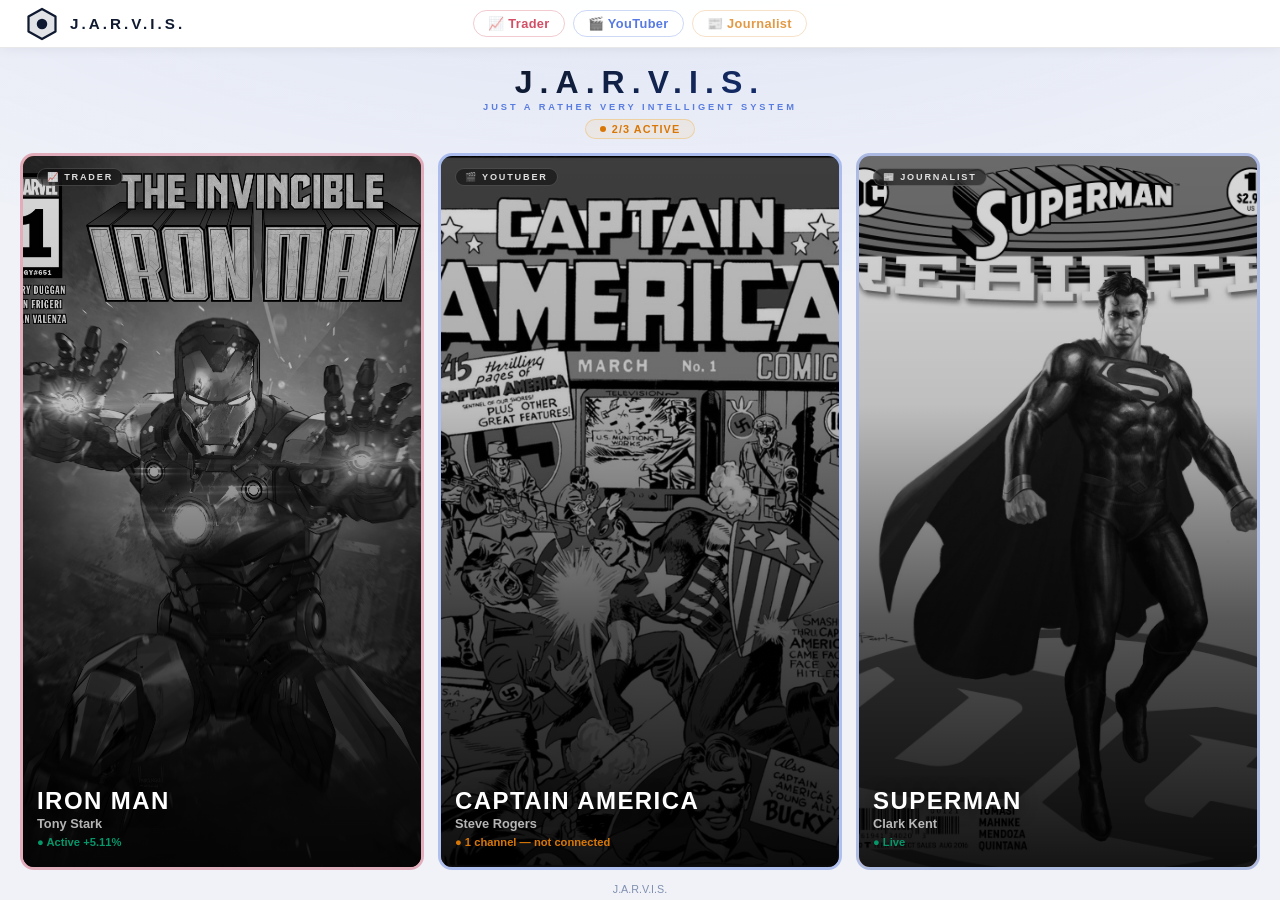
<file: index.html>
<!DOCTYPE html>
<html lang="en">
<head>
<meta charset="UTF-8">
<meta name="viewport" content="width=device-width, initial-scale=1.0">
<title>J.A.R.V.I.S. Hub</title>
<link rel="stylesheet" href="https://cdn.jsdelivr.net/npm/bootstrap-icons@1.11.3/font/bootstrap-icons.css">
<link rel="icon" type="image/svg+xml" href="img/favicon.svg">
<link rel="stylesheet" href="style.css">
<style>
body{
  background:#f0f2f8;
  display:flex;flex-direction:column;
  min-height:100vh;
}
/* Desktop: no-scroll single viewport */
@media(min-width:769px){body{height:100vh;overflow:hidden}}

body::before{
  content:'';position:fixed;inset:0;z-index:0;pointer-events:none;
  background:radial-gradient(ellipse 120% 60% at 50% -10%,rgba(29,78,216,.08) 0%,transparent 70%);
}

.hub-body{
  flex:1;display:flex;flex-direction:column;
  padding:12px 20px 8px;gap:12px;
  min-height:0;position:relative;z-index:2
}

/* ── Compact JARVIS hero ── */
.hub-hero{text-align:center;flex-shrink:0;padding:4px 0 2px}
.hub-title{
  font-size:2rem;font-weight:900;letter-spacing:.22em;
  background:linear-gradient(135deg,#0f1a30 40%,#1d4ed8 100%);
  -webkit-background-clip:text;-webkit-text-fill-color:transparent;background-clip:text;
}
.hub-sub{font-size:.58rem;color:#1d4ed8;letter-spacing:.32em;text-transform:uppercase;margin-top:1px;font-weight:700;opacity:.7}
.hub-pill{
  display:inline-flex;align-items:center;gap:6px;
  border-radius:20px;padding:3px 14px;font-size:.68rem;font-weight:700;
  letter-spacing:.1em;margin-top:7px;border:1.5px solid;text-transform:uppercase
}
.hub-pill-active{background:rgba(5,150,105,.07);border-color:rgba(5,150,105,.3);color:#059669}
.hub-pill-partial{background:rgba(245,158,11,.07);border-color:rgba(245,158,11,.3);color:#d97706}
.hub-dot{width:6px;height:6px;border-radius:50%;flex-shrink:0}

/* ── Comic-book card grid ── */
.hub-grid{display:grid;grid-template-columns:repeat(3,1fr);gap:14px;flex:1;min-height:0}
@media(max-width:900px){.hub-grid{grid-template-columns:repeat(2,1fr)}}
@media(max-width:480px){.hub-grid{grid-template-columns:1fr;gap:12px}}

/* Card — full-height comic cover */
.hub-card{
  border-radius:14px;overflow:hidden;text-decoration:none;
  display:flex;flex-direction:column;
  position:relative;min-height:0;
  user-select:none;-webkit-tap-highlight-color:transparent;
  transition:transform .3s ease,box-shadow .35s ease;
}
.hub-card:hover{transform:translateY(-7px)}

/* Poster = full card */
.card-poster{flex:1;min-height:220px;position:relative;overflow:hidden}
.card-poster img{
  position:absolute;inset:0;width:100%;height:100%;
  object-fit:cover;object-position:top center;
  transition:transform .55s ease, filter .55s ease;display:block;
  filter:grayscale(100%) brightness(.85);
}
.hub-card:hover .card-poster img{transform:scale(1.07);filter:grayscale(0%) brightness(1.05) saturate(1.2)}

/* Overlay — visible at rest, fades away on hover */
.card-overlay{
  position:absolute;inset:0;z-index:2;
  background:linear-gradient(to top,rgba(0,0,0,.9) 0%,rgba(0,0,0,.6) 35%,rgba(0,0,0,.12) 65%,transparent 100%);
  display:flex;flex-direction:column;justify-content:space-between;
  padding:12px 14px 16px;
  transition:opacity .35s ease;
}
.hub-card:hover .card-overlay{opacity:0}

.card-overlay-badge{
  align-self:flex-start;
  font-size:.57rem;letter-spacing:.2em;text-transform:uppercase;font-weight:700;
  padding:3px 9px;border-radius:10px;
  background:rgba(0,0,0,.45);border:1px solid rgba(255,255,255,.18);
  color:rgba(255,255,255,.85);backdrop-filter:blur(6px);
}
.card-overlay-body{display:flex;flex-direction:column;gap:3px}
.card-overlay-hero{
  font-size:1.5rem;font-weight:900;color:#fff;
  letter-spacing:.06em;text-transform:uppercase;line-height:1;
  text-shadow:0 2px 16px rgba(0,0,0,.6);
}
.card-overlay-name{font-size:.8rem;color:rgba(255,255,255,.7);font-weight:600}
.card-overlay-status{font-size:.7rem;font-weight:600;min-height:15px;margin-top:2px}

/* CTA button — hidden at rest, slides up on hover */
.card-cta{
  position:absolute;bottom:22px;left:50%;z-index:3;
  transform:translateX(-50%) translateY(14px);
  opacity:0;transition:all .3s ease;
  padding:10px 28px;border-radius:26px;
  font-weight:800;font-size:.78rem;letter-spacing:.1em;text-transform:uppercase;
  color:#fff;backdrop-filter:blur(14px);white-space:nowrap;
  border:2px solid rgba(255,255,255,.55);background:rgba(0,0,0,.3);
}
.hub-card:hover .card-cta{opacity:1;transform:translateX(-50%) translateY(0)}

/* Per-card border + glow */
.card-trader{border:3px solid rgba(196,18,48,.3)}
.card-trader:hover{border-color:rgba(196,18,48,.75);box-shadow:0 20px 70px rgba(196,18,48,.35)}
.card-trader .card-poster{background:linear-gradient(160deg,#ff6b35,#c41230,#7b0012,#2a0007)}
.card-trader .card-cta{border-color:rgba(255,120,120,.7);background:rgba(196,18,48,.3)}

.card-youtuber{border:3px solid rgba(29,78,216,.3)}
.card-youtuber:hover{border-color:rgba(29,78,216,.75);box-shadow:0 20px 70px rgba(29,78,216,.35)}
.card-youtuber .card-poster{background:linear-gradient(160deg,#60a5fa,#1d4ed8,#1e3a8a,#0a1550)}
.card-youtuber .card-cta{border-color:rgba(100,160,255,.7);background:rgba(29,78,216,.3)}

.card-journalist{border:3px solid rgba(29,64,175,.3)}
.card-journalist:hover{border-color:rgba(29,64,175,.75);box-shadow:0 20px 70px rgba(29,64,175,.3)}
.card-journalist .card-poster{background:linear-gradient(160deg,#818cf8,#1e40af,#b91c1c,#78350f)}
.card-journalist .card-cta{border-color:rgba(180,200,255,.7);background:rgba(29,64,175,.3)}

footer{text-align:center;padding:5px;font-size:.67rem;color:#8090b0;flex-shrink:0;position:relative;z-index:2}

@media(max-width:480px){
  .hub-body{padding:10px 14px 6px;gap:10px}
  .hub-title{font-size:1.5rem}
  .card-poster{min-height:200px}
  .card-overlay-hero{font-size:1.2rem}
}
</style>
</head>
<body>

<header class="pnav-bar">
  <a href="index.html" class="pnav-logo">
    <svg width="36" height="36" viewBox="0 0 48 48"><polygon points="24,4 42,14 42,34 24,44 6,34 6,14" fill="rgba(15,26,48,.12)" stroke="#0f1a30" stroke-width="3" stroke-linejoin="round"/><circle cx="24" cy="24" r="7" fill="#0f1a30"/></svg>
    <span>J.A.R.V.I.S.</span>
  </a>
  <nav class="pnav-links">
    <a href="trader.html" class="pnav-item trader">📈 Trader</a>
    <a href="youtuber.html" class="pnav-item youtuber">🎬 YouTuber</a>
    <a href="journalist.html" class="pnav-item journalist">📰 Journalist</a>
  </nav>
  <div class="pnav-right"></div>
</header>

<div class="hub-body">

  <div class="hub-hero">
    <div class="hub-title">J.A.R.V.I.S.</div>
    <div class="hub-sub">Just A Rather Very Intelligent System</div>
    <div class="hub-pill hub-pill-partial" id="status-pill">
      <span class="hub-dot" id="status-dot" style="background:#d97706"></span>
      <span id="status-text">CHECKING…</span>
    </div>
  </div>

  <div class="hub-grid">

    <a href="trader.html" class="hub-card card-trader">
      <div class="card-poster">
        <img src="img/ironman.jpg" alt="Iron Man" loading="lazy">
        <div class="card-overlay">
          <div class="card-overlay-badge">📈 Trader</div>
          <div class="card-overlay-body">
            <div class="card-overlay-hero">Iron Man</div>
            <div class="card-overlay-name">Tony Stark</div>
            <div class="card-overlay-status" id="trader-stats">Loading…</div>
          </div>
        </div>
        <div class="card-cta">Open Trader →</div>
      </div>
    </a>

    <a href="youtuber.html" class="hub-card card-youtuber">
      <div class="card-poster">
        <img src="img/cap_portrait.jpg" alt="Captain America" loading="lazy">
        <div class="card-overlay">
          <div class="card-overlay-badge">🎬 YouTuber</div>
          <div class="card-overlay-body">
            <div class="card-overlay-hero">Captain America</div>
            <div class="card-overlay-name">Steve Rogers</div>
            <div class="card-overlay-status" id="youtuber-stats">Checking…</div>
          </div>
        </div>
        <div class="card-cta">Open YouTuber →</div>
      </div>
    </a>

    <a href="journalist.html" class="hub-card card-journalist">
      <div class="card-poster">
        <img src="img/superman_full.webp" alt="Superman" loading="lazy">
        <div class="card-overlay">
          <div class="card-overlay-badge">📰 Journalist</div>
          <div class="card-overlay-body">
            <div class="card-overlay-hero">Superman</div>
            <div class="card-overlay-name">Clark Kent</div>
            <div class="card-overlay-status" id="journalist-stats">Checking…</div>
          </div>
        </div>
        <div class="card-cta">Open Journalist →</div>
      </div>
    </a>

  </div>
</div>

<footer>J.A.R.V.I.S.</footer>

<script>
async function checkSystems() {
  const active = {trader:false, youtuber:false, journalist:false};

  try {
    const r = await fetch('dashboard-data.json?t='+Date.now());
    if (r.ok) {
      const d = await r.json();
      active.trader = true;
      const a = d.account||{};
      if (a.total_pct !== undefined && a.total_pct !== 0) {
        const sign = a.total_pct >= 0 ? '+' : '';
        const col  = a.total_pct >= 0 ? '#059669' : '#dc2626';
        document.getElementById('trader-stats').innerHTML =
          `<span style="color:#059669">● Active</span>&nbsp;<span style="color:${col}">${sign}${a.total_pct.toFixed(2)}%</span>`;
      } else {
        document.getElementById('trader-stats').innerHTML = '<span style="color:#059669">● Active</span>';
      }
    }
  } catch(e) {
    document.getElementById('trader-stats').innerHTML = '<span style="color:#d97706">● Not configured</span>';
  }

  try {
    const r = await fetch('youtuber-data.json?t='+Date.now());
    if (r.ok) {
      const d = await r.json();
      // Support both old single-channel and new multi-channel schema
      const channels = d.channels || (d.channel ? [{ connected: d.connected === true }] : []);
      const connected = channels.filter(c => c.connected).length;
      const total = channels.length;
      active.youtuber = connected > 0;
      if (total === 0) {
        document.getElementById('youtuber-stats').innerHTML = '<span style="color:#d97706">● Push youtuber-data.json to activate</span>';
      } else if (connected === 0) {
        document.getElementById('youtuber-stats').innerHTML = `<span style="color:#d97706">● ${total} channel${total>1?'s':''} — not connected</span>`;
      } else if (connected === total) {
        document.getElementById('youtuber-stats').innerHTML = `<span style="color:#059669">● Live — ${total} channel${total>1?'s':''}</span>`;
      } else {
        document.getElementById('youtuber-stats').innerHTML = `<span style="color:#059669">● ${connected}/${total} connected</span>`;
      }
    } else throw new Error();
  } catch(e) {
    document.getElementById('youtuber-stats').innerHTML = '<span style="color:#d97706">● Not configured</span>';
  }

  try {
    const r = await fetch('journalist-data.json?t='+Date.now());
    if (r.ok) {
      const d = await r.json();
      active.journalist = d.connected === true;
      document.getElementById('journalist-stats').innerHTML = active.journalist
        ? '<span style="color:#059669">● Live</span>'
        : '<span style="color:#d97706">● Push journalist-data.json to activate</span>';
    } else throw new Error();
  } catch(e) {
    document.getElementById('journalist-stats').innerHTML = '<span style="color:#d97706">● Not configured</span>';
  }

  const n = Object.values(active).filter(Boolean).length;
  const pill = document.getElementById('status-pill');
  const dot  = document.getElementById('status-dot');
  const txt  = document.getElementById('status-text');
  if (n === 3) {
    pill.className = 'hub-pill hub-pill-active';
    dot.style.cssText = 'width:6px;height:6px;border-radius:50%;background:#059669;box-shadow:0 0 8px #00e87a;flex-shrink:0';
    txt.textContent = 'ALL SYSTEMS ACTIVE';
  } else if (n === 0) {
    dot.style.background = '#d97706';
    txt.textContent = 'SETTING UP';
  } else {
    dot.style.background = '#d97706';
    txt.textContent = n + '/3 ACTIVE';
  }
}
checkSystems();
</script>
</body>
</html>
</file>
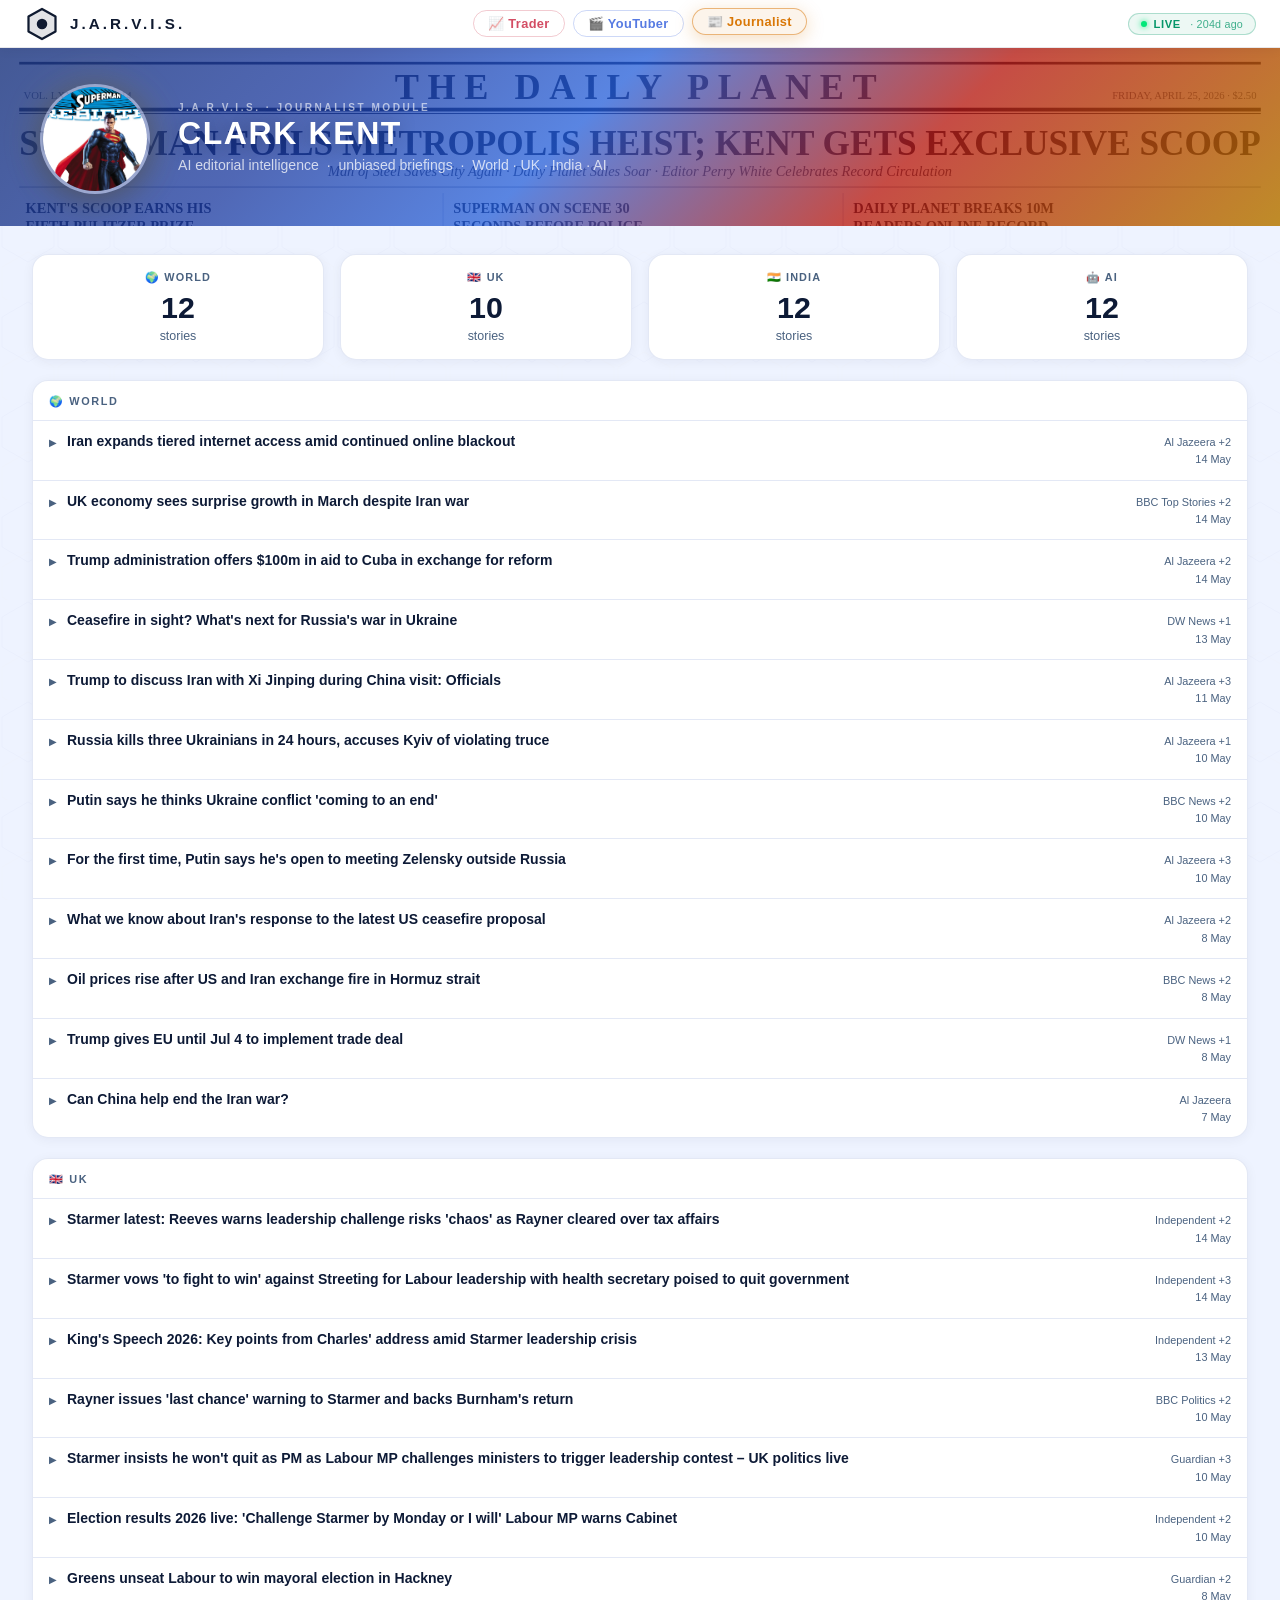
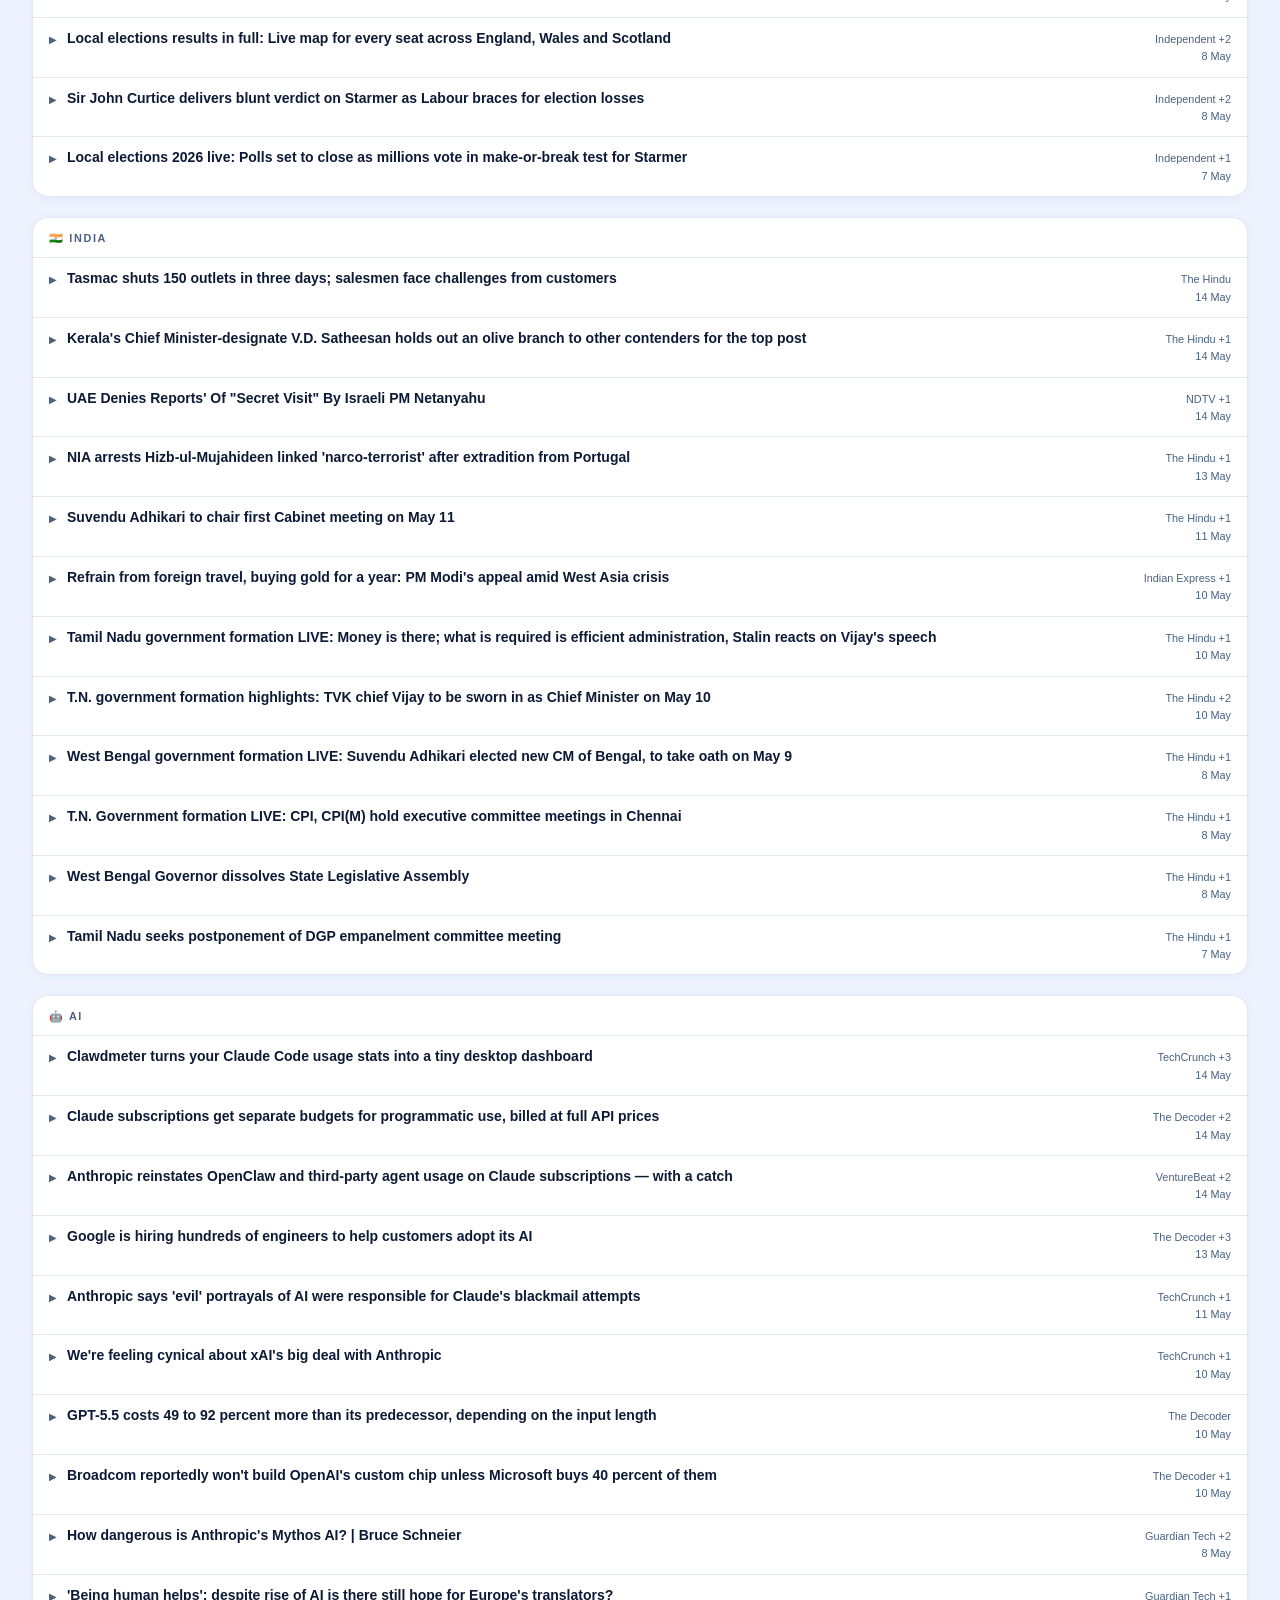
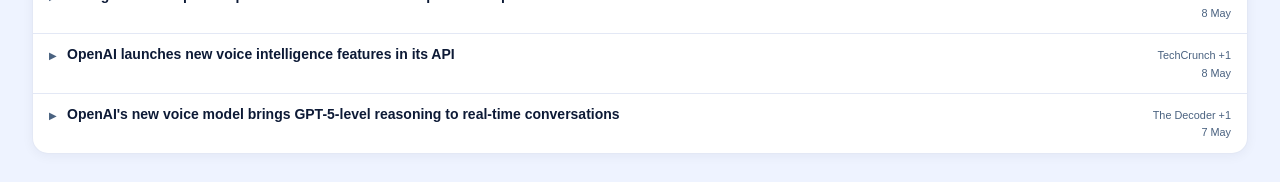
<file: journalist.html>
<!DOCTYPE html>
<html lang="en">
<head>
<meta charset="UTF-8">
<meta name="viewport" content="width=device-width, initial-scale=1.0">
<title>J.A.R.V.I.S. — Journalist</title>
<link rel="stylesheet" href="https://cdn.jsdelivr.net/npm/bootstrap-icons@1.11.3/font/bootstrap-icons.css">
<link rel="icon" type="image/svg+xml" href="img/favicon.svg">
<link rel="stylesheet" href="style.css">
<style>
:root {
  --bg:         #eef3ff;
  --surface:    #ffffff;
  --border:     rgba(29,64,175,.12);
  --muted:      #4a6280;
  --text:       #0d1a36;
  --arc:        #1e40af;
  --gold:       #ca8a04;
  --arc-soft:   rgba(29,64,175,.09);
  --arc-border: rgba(29,64,175,.2);
}
body::before{content:'';position:fixed;inset:0;z-index:0;pointer-events:none;
  background-image:url("data:image/svg+xml,%3Csvg xmlns='http://www.w3.org/2000/svg' width='56' height='100'%3E%3Cpolygon points='28,2 54,17 54,47 28,62 2,47 2,17' fill='none' stroke='%231e40af' stroke-width='0.4' opacity='0.05'/%3E%3Cpolygon points='28,52 54,67 54,97 28,112 2,97 2,67' fill='none' stroke='%23ca8a04' stroke-width='0.3' opacity='0.04'/%3E%3C/svg%3E");
  background-size:56px 100px}
.page-banner{
  background:url('img/newspaper-journalist.svg') center top / cover no-repeat;
  padding:36px 32px 32px;position:relative;overflow:hidden;margin-bottom:28px}
.page-banner::before{
  content:'';position:absolute;inset:0;
  background:linear-gradient(135deg,
    rgba(30,58,138,.82) 0%,
    rgba(30,64,175,.76) 25%,
    rgba(37,99,235,.74) 45%,
    rgba(185,28,28,.76) 70%,
    rgba(180,120,5,.82) 100%)}
.page-banner-wrap{max-width:1200px;margin:0 auto;display:flex;align-items:center;gap:28px;position:relative;z-index:1}
.page-banner-avatar{width:110px;height:110px;border-radius:50%;overflow:hidden;flex-shrink:0;border:3px solid rgba(255,255,255,.35);box-shadow:0 0 40px rgba(255,200,0,.2),0 6px 30px rgba(0,0,0,.3);background:rgba(255,255,255,.15)}
.page-banner-avatar img{width:100%;height:100%;object-fit:cover;object-position:top center}
.page-banner-eyebrow{font-size:.63rem;letter-spacing:.25em;text-transform:uppercase;color:rgba(255,255,255,.6);font-weight:700;margin-bottom:4px}
.page-banner-title{font-size:2rem;font-weight:900;color:#fff;letter-spacing:.05em;text-transform:uppercase;line-height:1;margin-bottom:6px;text-shadow:0 2px 20px rgba(0,0,0,.3)}
.page-banner-sub{font-size:.88rem;color:rgba(255,255,255,.75);line-height:1.5}
@media(max-width:600px){
  .page-banner{padding:24px 20px}
  .page-banner-wrap{flex-direction:column;text-align:center;gap:14px}
  .page-banner-avatar{width:80px;height:80px}
  .page-banner-title{font-size:1.6rem}}
.stats-grid{display:grid;grid-template-columns:repeat(4,1fr);gap:16px;margin-bottom:20px}
@media(max-width:640px){.stats-grid{grid-template-columns:repeat(2,1fr)}}
.feed-section-hdr{font-size:.68rem;font-weight:700;letter-spacing:.15em;text-transform:uppercase;
  color:var(--muted);padding:14px 16px 12px;border-bottom:1px solid var(--border);
  display:flex;align-items:center;gap:6px}
details{display:block;border-bottom:1px solid var(--border)}
details:last-child{border-bottom:none}
details summary{list-style:none;cursor:pointer;display:flex;align-items:baseline;
  gap:10px;padding:11px 16px;user-select:none}
details summary::-webkit-details-marker{display:none}
.sum-arrow{flex-shrink:0;font-size:.6rem;color:var(--muted);transition:transform .15s;margin-top:3px}
details[open] .sum-arrow{transform:rotate(90deg)}
.sum-headline{flex:1;font-size:.875rem;font-weight:600;color:var(--text);line-height:1.4}
.sum-meta{flex-shrink:0;font-size:.68rem;color:var(--muted);white-space:nowrap;text-align:right;line-height:1.6;padding-left:12px}
.sum-outlet{display:block;font-weight:500}
.sum-date{display:block}
details summary:hover .sum-headline{color:var(--arc)}
details[open] summary{background:var(--arc-soft)}
details[open] .sum-headline{color:var(--arc)}
.story-body{padding:4px 16px 16px 38px;font-size:.855rem;line-height:1.7;color:var(--text)}
.story-body p{margin:0 0 .65em}
.story-body p:last-child{margin-bottom:.4em}
.story-sources{margin-top:10px;padding-top:8px;border-top:1px solid var(--border);
  font-size:.76rem;color:var(--muted);display:flex;align-items:baseline;gap:.25rem;flex-wrap:wrap}
.story-sources a{color:var(--arc);text-decoration:none;font-weight:500}
.story-sources a:hover{text-decoration:underline}
.story-sep{opacity:.4}
.feed-empty{font-size:.85rem;color:var(--muted);padding:18px 16px;font-style:italic}
</style>
</head>
<body>

<header class="pnav-bar">
  <a href="index.html" class="pnav-logo">
    <svg width="36" height="36" viewBox="0 0 48 48"><polygon points="24,4 42,14 42,34 24,44 6,34 6,14" fill="rgba(15,26,48,.12)" stroke="#0f1a30" stroke-width="3" stroke-linejoin="round"/><circle cx="24" cy="24" r="7" fill="#0f1a30"/></svg>
    <span>J.A.R.V.I.S.</span>
  </a>
  <nav class="pnav-links">
    <a href="trader.html" class="pnav-item trader">📈 Trader</a>
    <a href="youtuber.html" class="pnav-item youtuber">🎬 YouTuber</a>
    <a href="journalist.html" class="pnav-item journalist active">📰 Journalist</a>
  </nav>
  <div class="pnav-right">
    <div id="nav-status" class="pnav-status inactive"><span class="pnav-status-dot"></span>Checking…</div>
  </div>
</header>

<div class="page-banner">
  <div class="page-banner-wrap">
    <div class="page-banner-avatar">
      <img src="img/superman_full.webp" alt="Superman" style="width:100%;height:100%;object-fit:cover;object-position:center top">
    </div>
    <div>
      <div class="page-banner-eyebrow">J.A.R.V.I.S. · Journalist Module</div>
      <div class="page-banner-title">Clark Kent</div>
      <div class="page-banner-sub">AI editorial intelligence &nbsp;·&nbsp; unbiased briefings &nbsp;·&nbsp; World · UK · India · AI</div>
    </div>
  </div>
</div>

<div class="main" style="padding-top:0">

  <div class="stats-grid">
    <div class="card card-sm" style="text-align:center">
      <div class="card-title">🌍 World</div>
      <div class="metric" id="stat-world">—</div>
      <div class="metric-sub">stories</div>
    </div>
    <div class="card card-sm" style="text-align:center">
      <div class="card-title">🇬🇧 UK</div>
      <div class="metric" id="stat-uk">—</div>
      <div class="metric-sub">stories</div>
    </div>
    <div class="card card-sm" style="text-align:center">
      <div class="card-title">🇮🇳 India</div>
      <div class="metric" id="stat-india">—</div>
      <div class="metric-sub">stories</div>
    </div>
    <div class="card card-sm" style="text-align:center">
      <div class="card-title">🤖 AI</div>
      <div class="metric" id="stat-ai">—</div>
      <div class="metric-sub">stories</div>
    </div>
  </div>

  <div class="card" style="padding:0;overflow:hidden;margin-bottom:20px">
    <div class="feed-section-hdr">🌍 World</div>
    <div id="feed-world"><div class="feed-empty">Awaiting first briefing…</div></div>
  </div>

  <div class="card" style="padding:0;overflow:hidden;margin-bottom:20px">
    <div class="feed-section-hdr">🇬🇧 UK</div>
    <div id="feed-uk"><div class="feed-empty">Awaiting first briefing…</div></div>
  </div>

  <div class="card" style="padding:0;overflow:hidden;margin-bottom:20px">
    <div class="feed-section-hdr">🇮🇳 India</div>
    <div id="feed-india"><div class="feed-empty">Awaiting first briefing…</div></div>
  </div>

  <div class="card" style="padding:0;overflow:hidden">
    <div class="feed-section-hdr">🤖 AI</div>
    <div id="feed-ai"><div class="feed-empty">Awaiting first briefing…</div></div>
  </div>

</div>

<script>
(function () {
  function esc(s){return String(s||'').replace(/&/g,'&amp;').replace(/</g,'&lt;').replace(/>/g,'&gt;').replace(/"/g,'&quot;')}
  function fmtDay(iso){
    if(!iso)return'';
    try{return new Date(iso).toLocaleDateString('en-GB',{day:'numeric',month:'short'});}
    catch(e){return '';}
  }
  function timeAgo(iso){
    var m=Math.floor((Date.now()-new Date(iso))/60000);
    return m<1?'just now':m<60?m+'m ago':m<1440?Math.floor(m/60)+'h ago':Math.floor(m/1440)+'d ago';
  }
  function setNavStatus(active,iso){
    var el=document.getElementById('nav-status');
    if(active){
      el.className='pnav-status active';
      el.innerHTML='<span class="pnav-status-dot"></span>Live<span class="pnav-status-time">&nbsp;&middot;&nbsp;'+(iso?timeAgo(iso):'')+'</span>';
    } else {
      el.className='pnav-status inactive';
      el.innerHTML='<span class="pnav-status-dot"></span>Not Configured';
    }
  }
  function renderSources(outlets,urls){
    var pairs=[];
    (outlets||[]).slice(0,6).forEach(function(name,i){
      var url=(urls||[])[i];
      pairs.push(url
        ?'<a href="'+esc(url)+'" target="_blank" rel="noopener">'+esc(name)+'</a>'
        :'<span>'+esc(name)+'</span>');
    });
    if(!pairs.length)return'';
    return '<div class="story-sources"><i class="bi bi-link-45deg"></i>&nbsp;'
      +pairs.join('<span class="story-sep"> &middot; </span>')
      +'</div>';
  }
  function renderCard(b){
    var nl=String.fromCharCode(10);
    var paras=(b.neutral_summary||'').split(nl+nl).map(function(p){
      return p.trim()?'<p>'+esc(p.trim())+'</p>':'';
    }).join('');
    if(!paras&&b.neutral_summary){paras='<p>'+esc(b.neutral_summary)+'</p>';}
    var primaryOutlet=esc((b.outlets||[])[0]||'');
    var extraCount=(b.outlets||[]).length-1;
    var outletStr=primaryOutlet+(extraCount>0?' +'+extraCount:'');
    return '<details>'
      +'<summary>'
      +'<span class="sum-arrow">&#9654;</span>'
      +'<span class="sum-headline">'+esc(b.headline||'')+'</span>'
      +'<span class="sum-meta">'
      +(outletStr?'<span class="sum-outlet">'+outletStr+'</span>':'')
      +'<span class="sum-date">'+fmtDay(b.generated_at)+'</span>'
      +'</span>'
      +'</summary>'
      +'<div class="story-body">'+paras+renderSources(b.outlets,b.source_urls)+'</div>'
      +'</details>';
  }
  function renderSection(el,briefings){
    el.innerHTML=briefings.length
      ?briefings.map(renderCard).join('')
      :'<div class="feed-empty">No stories this cycle.</div>';
  }
  function load(){
    fetch('journalist-data.json?t='+Date.now())
      .then(function(r){if(!r.ok)throw new Error('HTTP '+r.status);return r.json();})
      .then(function(d){
        var b=(d.briefings||[]).slice(0,80);
        var world=b.filter(function(x){return x.category==='WORLD';});
        var uk=b.filter(function(x){return x.category==='UK';});
        var india=b.filter(function(x){return x.category==='INDIA';});
        var ai=b.filter(function(x){return x.category==='AI';});
        document.getElementById('stat-world').textContent=world.length||'--';
        document.getElementById('stat-uk').textContent=uk.length||'--';
        document.getElementById('stat-india').textContent=india.length||'--';
        document.getElementById('stat-ai').textContent=ai.length||'--';
        setNavStatus(b.length>0,d.generated_at);
        renderSection(document.getElementById('feed-world'),world);
        renderSection(document.getElementById('feed-uk'),uk);
        renderSection(document.getElementById('feed-india'),india);
        renderSection(document.getElementById('feed-ai'),ai);
      })
      .catch(function(){setNavStatus(false);});
  }
  load();
  setInterval(load,60000);
}());
</script>
</body>
</html>
</file>
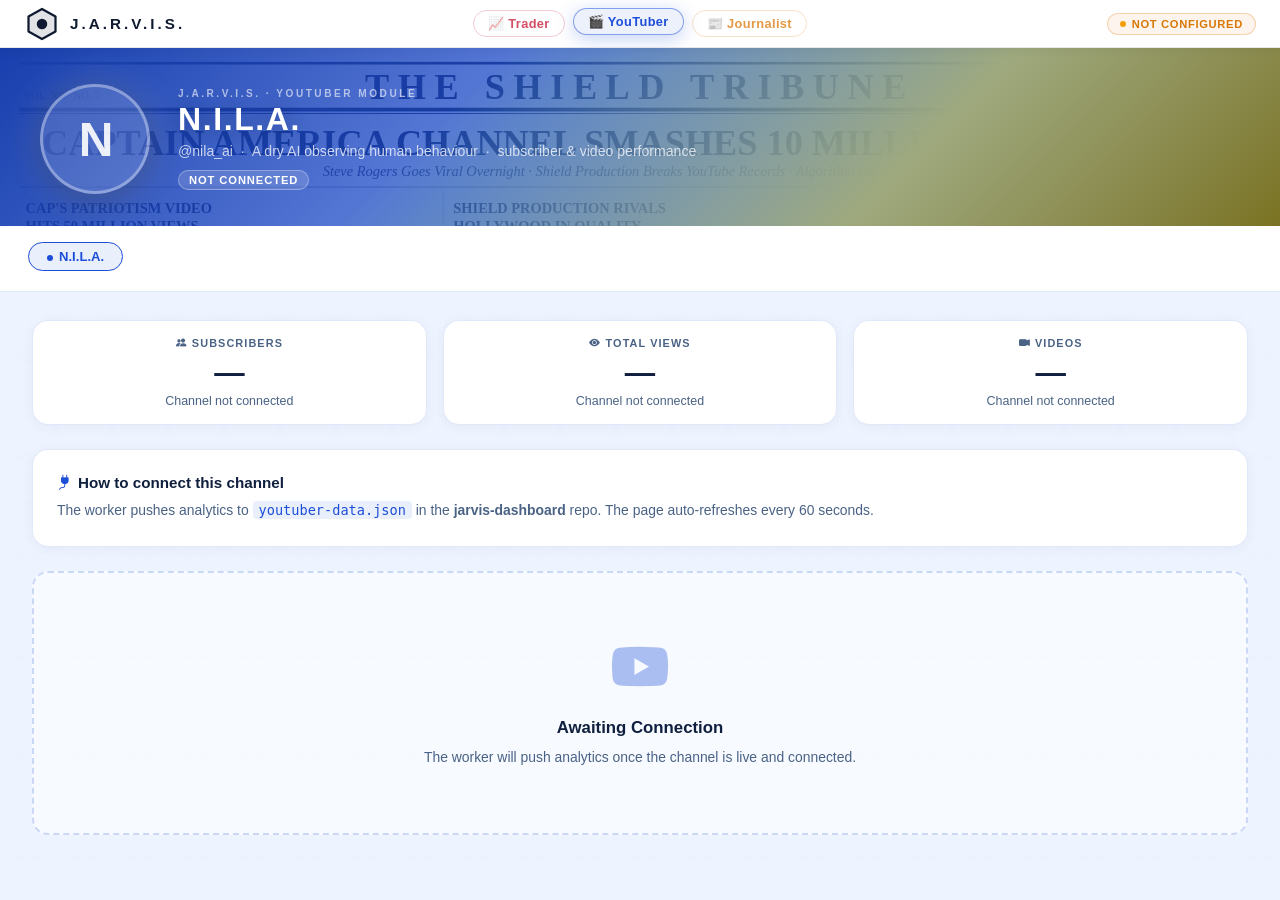
<file: youtuber.html>
<!DOCTYPE html>
<html lang="en">
<head>
<meta charset="UTF-8">
<meta name="viewport" content="width=device-width, initial-scale=1.0">
<title>J.A.R.V.I.S. — YouTuber</title>
<link rel="stylesheet" href="https://cdn.jsdelivr.net/npm/bootstrap-icons@1.11.3/font/bootstrap-icons.css">
<link rel="icon" type="image/svg+xml" href="img/favicon.svg">
<link rel="stylesheet" href="style.css">
<style>
:root {
  --bg:         #eef4ff;
  --surface:    #ffffff;
  --border:     rgba(29,78,216,.13);
  --muted:      #4a6285;
  --text:       #0f1f3d;
  --arc:        #1d4ed8;
  --gold:       #F5E642;
  --arc-soft:   rgba(29,78,216,.09);
  --arc-border: rgba(29,78,216,.2);
  --code-bg:    rgba(29,78,216,.05);
  --code-text:  #1e3a8a;
}
body::before{content:'';position:fixed;inset:0;z-index:0;pointer-events:none;
  background-image:url("data:image/svg+xml,%3Csvg xmlns='http://www.w3.org/2000/svg' width='56' height='100'%3E%3Cpolygon points='28,2 54,17 54,47 28,62 2,47 2,17' fill='none' stroke='%231d4ed8' stroke-width='0.4' opacity='0.05'/%3E%3Cpolygon points='28,52 54,67 54,97 28,112 2,97 2,67' fill='none' stroke='%231d4ed8' stroke-width='0.4' opacity='0.05'/%3E%3C/svg%3E");
  background-size:56px 100px}

/* ── Cinematic banner ── */
.page-banner{
  background:url('img/newspaper-youtuber.svg') center top / cover no-repeat;
  padding:36px 32px 32px;
  position:relative;overflow:hidden;
  margin-bottom:0;
}
.page-banner::before{
  content:'';position:absolute;inset:0;
  background:linear-gradient(135deg,
    color-mix(in srgb, var(--arc) 80%, black) 0%,
    color-mix(in srgb, var(--arc) 74%, transparent) 35%,
    color-mix(in srgb, var(--gold) 60%, var(--arc)) 70%,
    color-mix(in srgb, var(--gold) 50%, black) 100%);
  transition:background .4s ease;
}
.page-banner-wrap{
  max-width:1200px;margin:0 auto;
  display:flex;align-items:center;gap:28px;
  position:relative;z-index:1;
}
.page-banner-avatar{
  width:110px;height:110px;border-radius:50%;
  overflow:hidden;flex-shrink:0;
  border:3px solid rgba(255,255,255,.35);
  box-shadow:0 0 40px rgba(255,255,255,.18),0 6px 30px rgba(0,0,0,.3);
  background:rgba(255,255,255,.15);
  display:flex;align-items:center;justify-content:center;
  font-size:3rem;font-weight:900;color:rgba(255,255,255,.9);
  letter-spacing:-.05em;
}
.page-banner-avatar img{width:100%;height:100%;object-fit:cover;object-position:center top}
.page-banner-eyebrow{
  font-size:.63rem;letter-spacing:.25em;text-transform:uppercase;
  color:rgba(255,255,255,.6);font-weight:700;margin-bottom:4px;
}
.page-banner-title{
  font-size:2rem;font-weight:900;color:#fff;
  letter-spacing:.05em;text-transform:uppercase;
  line-height:1;margin-bottom:6px;
  text-shadow:0 2px 20px rgba(0,0,0,.3);
}
.page-banner-sub{font-size:.88rem;color:rgba(255,255,255,.75);line-height:1.5}
.page-banner-badge{
  display:inline-block;margin-top:8px;
  padding:3px 10px;border-radius:20px;font-size:.7rem;font-weight:700;
  letter-spacing:.08em;text-transform:uppercase;
  background:rgba(255,255,255,.15);border:1px solid rgba(255,255,255,.3);
  color:#fff;
}
.page-banner-badge.live{background:rgba(5,150,105,.25);border-color:rgba(5,150,105,.5);color:#6ee7b7}
@media(max-width:600px){
  .page-banner{padding:24px 20px}
  .page-banner-wrap{flex-direction:column;text-align:center;gap:14px}
  .page-banner-avatar{width:80px;height:80px;font-size:2.2rem}
  .page-banner-title{font-size:1.6rem}
}

/* ── Channel picker tabs ── */
.channel-picker{
  display:flex;gap:10px;padding:16px 28px 20px;
  flex-wrap:wrap;background:var(--surface);
  border-bottom:1px solid var(--border);
  margin-bottom:28px;
}
.ch-tab{
  padding:6px 18px;border-radius:20px;
  border:1.5px solid var(--arc-border);
  background:transparent;color:var(--muted);
  cursor:pointer;font-size:.82rem;font-weight:600;
  transition:all .18s ease;white-space:nowrap;
}
.ch-tab:hover{border-color:var(--arc);color:var(--arc)}
.ch-tab.active{
  background:var(--arc-soft);
  border-color:var(--arc);
  color:var(--arc);font-weight:700;
}
.ch-tab .ch-dot{
  display:inline-block;width:6px;height:6px;
  border-radius:50%;margin-right:6px;
  background:var(--muted);vertical-align:middle;
  transition:background .18s;
}
.ch-tab.active .ch-dot,.ch-tab:hover .ch-dot{background:var(--arc)}
.ch-tab.ch-live .ch-dot{background:#059669}
.ch-tab.ch-live.active .ch-dot,.ch-tab.ch-live:hover .ch-dot{background:#059669}

.card:hover{border-color:rgba(29,78,216,.3);box-shadow:0 8px 40px rgba(29,78,216,.1)}
</style>
</head>
<body>

<header class="pnav-bar">
  <a href="index.html" class="pnav-logo">
    <svg width="36" height="36" viewBox="0 0 48 48"><polygon points="24,4 42,14 42,34 24,44 6,34 6,14" fill="rgba(15,26,48,.12)" stroke="#0f1a30" stroke-width="3" stroke-linejoin="round"/><circle cx="24" cy="24" r="7" fill="#0f1a30"/></svg>
    <span>J.A.R.V.I.S.</span>
  </a>
  <nav class="pnav-links">
    <a href="trader.html" class="pnav-item trader">📈 Trader</a>
    <a href="youtuber.html" class="pnav-item youtuber active">🎬 YouTuber</a>
    <a href="journalist.html" class="pnav-item journalist">📰 Journalist</a>
  </nav>
  <div class="pnav-right">
    <div id="nav-status" class="pnav-status inactive"><span class="pnav-status-dot"></span>Checking…</div>
  </div>
</header>

<!-- Dynamic hero banner -->
<div class="page-banner" id="page-banner">
  <div class="page-banner-wrap">
    <div class="page-banner-avatar" id="banner-avatar">—</div>
    <div>
      <div class="page-banner-eyebrow">J.A.R.V.I.S. · YouTuber Module</div>
      <div class="page-banner-title" id="banner-name">Loading…</div>
      <div class="page-banner-sub" id="banner-sub"></div>
      <span class="page-banner-badge" id="banner-badge">Not Connected</span>
    </div>
  </div>
</div>

<!-- Channel picker tabs (populated by JS) -->
<div class="channel-picker" id="channel-picker"></div>

<div class="main" style="padding-top:0">

  <div class="grid-3">
    <div class="card card-sm" style="text-align:center">
      <div class="card-title"><i class="bi bi-people-fill"></i> Subscribers</div>
      <div class="metric" id="subscribers">—</div>
      <div class="metric-sub" id="subscribers-sub">No data</div>
    </div>
    <div class="card card-sm" style="text-align:center">
      <div class="card-title"><i class="bi bi-eye-fill"></i> Total Views</div>
      <div class="metric" id="total-views">—</div>
      <div class="metric-sub" id="views-sub">No data</div>
    </div>
    <div class="card card-sm" style="text-align:center">
      <div class="card-title"><i class="bi bi-camera-video-fill"></i> Videos</div>
      <div class="metric" id="video-count">—</div>
      <div class="metric-sub" id="video-sub">No data</div>
    </div>
  </div>

  <div id="connect-block" class="connect-block" style="display:none">
    <h3><i class="bi bi-plug-fill" style="color:var(--arc);margin-right:6px"></i>How to connect this channel</h3>
    <p>The worker pushes analytics to <code style="background:rgba(29,78,216,.09);padding:1px 6px;border-radius:4px;font-size:.85rem;color:var(--arc)">youtuber-data.json</code> in the <strong>jarvis-dashboard</strong> repo. The page auto-refreshes every 60 seconds.</p>
  </div>

  <div id="videos-section" style="display:none">
    <div class="card">
      <div class="card-title"><i class="bi bi-clock-history"></i> Recent Videos</div>
      <div id="recent-videos-list"></div>
    </div>
  </div>

  <div class="coming-soon" id="coming-soon">
    <i class="bi bi-youtube"></i>
    <h3>Awaiting Connection</h3>
    <p>The worker will push analytics once the channel is live and connected.</p>
  </div>

</div>

<script>
let _channels = [];
let _activeId = null;

function fmt(n) {
  if (n == null) return '—';
  if (n >= 1e6) return (n/1e6).toFixed(1)+'M';
  if (n >= 1e3) return (n/1e3).toFixed(1)+'K';
  return String(n);
}
function timeAgo(iso){
  const m=Math.floor((Date.now()-new Date(iso))/60000);
  return m<1?'just now':m<60?m+'m ago':Math.floor(m/60)+'h ago';
}

function hexAlpha(hex, a) {
  const h = hex.replace('#','');
  const r=parseInt(h.slice(0,2),16),g=parseInt(h.slice(2,4),16),b=parseInt(h.slice(4,6),16);
  return `rgba(${r},${g},${b},${a})`;
}

function applyTheme(ch) {
  const root = document.documentElement;
  root.style.setProperty('--arc', ch.color || '#1d4ed8');
  root.style.setProperty('--gold', ch.accent || '#F5E642');
  root.style.setProperty('--arc-soft', hexAlpha(ch.color || '#1d4ed8', 0.09));
  root.style.setProperty('--arc-border', hexAlpha(ch.color || '#1d4ed8', 0.2));
  root.style.setProperty('--code-bg', hexAlpha(ch.color || '#1d4ed8', 0.05));
  root.style.setProperty('--code-text', ch.color || '#1d4ed8');
}

function renderBanner(ch) {
  const avatar = document.getElementById('banner-avatar');
  if (ch.profile_image) {
    avatar.innerHTML = `<img src="${ch.profile_image}" alt="${ch.name}">`;
  } else {
    const initials = (ch.name||'').split(/\s+/).map(w=>w[0]||'').slice(0,2).join('').toUpperCase() || '?';
    avatar.textContent = initials;
  }
  document.getElementById('banner-name').textContent = ch.name || '—';
  const handle = ch.handle ? `${ch.handle} ` : '';
  document.getElementById('banner-sub').innerHTML =
    `${handle}&nbsp;·&nbsp; ${ch.tagline || 'AI-powered channel'} &nbsp;·&nbsp; subscriber &amp; video performance`;

  const badge = document.getElementById('banner-badge');
  if (ch.connected) {
    badge.textContent = 'Live';
    badge.className = 'page-banner-badge live';
  } else {
    badge.textContent = 'Not Connected';
    badge.className = 'page-banner-badge';
  }
}

function renderMetrics(ch) {
  document.getElementById('subscribers').textContent = fmt(ch.subscribers);
  document.getElementById('subscribers-sub').textContent = ch.connected ? 'Live' : 'Channel not connected';
  document.getElementById('total-views').textContent = fmt(ch.total_views);
  document.getElementById('views-sub').textContent = ch.connected ? 'All time' : 'Channel not connected';
  document.getElementById('video-count').textContent = fmt(ch.video_count);
  document.getElementById('video-sub').textContent = ch.connected ? 'Published' : 'Channel not connected';
}

function renderVideos(ch) {
  const section = document.getElementById('videos-section');
  const list = document.getElementById('recent-videos-list');
  const cs = document.getElementById('coming-soon');
  const cb = document.getElementById('connect-block');

  if (ch.connected && ch.recent_videos && ch.recent_videos.length > 0) {
    section.style.display = '';
    cs.style.display = 'none';
    cb.style.display = 'none';
    list.innerHTML = ch.recent_videos.map(v => `
      <div style="display:flex;justify-content:space-between;align-items:center;padding:10px 0;border-bottom:1px solid var(--border)">
        <div style="font-size:.88rem;color:var(--text)">${v.title||''}</div>
        <div style="font-size:.8rem;color:var(--muted);white-space:nowrap;margin-left:16px">
          ${fmt(v.views)} views &nbsp;·&nbsp; ${v.published||''}
        </div>
      </div>`).join('');
  } else if (!ch.connected) {
    section.style.display = 'none';
    cs.style.display = '';
    cb.style.display = '';
  } else {
    section.style.display = 'none';
    cs.style.display = '';
    cb.style.display = 'none';
  }
}

function activateChannel(ch) {
  _activeId = ch.id;
  applyTheme(ch);
  renderBanner(ch);
  renderMetrics(ch);
  renderVideos(ch);

  // Update tab active state
  document.querySelectorAll('.ch-tab').forEach(btn => {
    btn.classList.toggle('active', btn.dataset.id === ch.id);
  });
}

function buildTabs(channels) {
  const picker = document.getElementById('channel-picker');
  picker.innerHTML = channels.map(ch => {
    const liveClass = ch.connected ? ' ch-live' : '';
    return `<button class="ch-tab${liveClass}" data-id="${ch.id}" onclick="activateChannel(_channels.find(c=>c.id==='${ch.id}'))">
      <span class="ch-dot"></span>${ch.name}
    </button>`;
  }).join('');
}

function setNavStatus(anyConnected, iso) {
  const el = document.getElementById('nav-status');
  if (anyConnected) {
    const t = iso ? timeAgo(iso) : '';
    el.className = 'pnav-status active';
    el.innerHTML = `<span class="pnav-status-dot"></span>System Active<span class="pnav-status-time">&nbsp;·&nbsp;${t}</span>`;
  } else {
    el.className = 'pnav-status inactive';
    el.innerHTML = '<span class="pnav-status-dot"></span>Not Configured';
  }
}

async function load() {
  try {
    const r = await fetch('youtuber-data.json?t='+Date.now());
    if (!r.ok) { setNavStatus(false); return; }
    const d = await r.json();

    // Support both old single-channel schema and new multi-channel schema
    const channels = d.channels || (d.channel ? [{
      id: 'main', name: d.channel.name || 'Channel', handle: '', tagline: '',
      connected: d.connected === true, color: '#1d4ed8', accent: '#F5E642',
      profile_image: null,
      subscribers: d.channel.subscribers, total_views: d.channel.total_views,
      video_count: d.channel.video_count,
      analytics_7d: d.analytics_7d || {},
      recent_videos: d.recent_videos || [], top_videos: []
    }] : []);

    if (!channels.length) { setNavStatus(false); return; }

    _channels = channels;
    const anyConnected = channels.some(c => c.connected);
    setNavStatus(anyConnected, d.generated_at);

    buildTabs(channels);

    // Restore last active or default to first
    const saved = localStorage.getItem('yt-active-channel');
    const target = channels.find(c => c.id === saved) || channels[0];
    activateChannel(target);

  } catch(e) { setNavStatus(false); }
}

// Persist channel selection
document.addEventListener('click', e => {
  const btn = e.target.closest('.ch-tab');
  if (btn) localStorage.setItem('yt-active-channel', btn.dataset.id);
});

load();
setInterval(load, 60000);
</script>
</body>
</html>
</file>
<file: style.css>
/* ── J.A.R.V.I.S. Shared Stylesheet ── */

*{box-sizing:border-box;margin:0;padding:0}

body{font-family:-apple-system,BlinkMacSystemFont,"Segoe UI",sans-serif;min-height:100vh;background:var(--bg,#f4f7ff);color:var(--text,#1a2340);position:relative}
body>*{position:relative;z-index:2}

@keyframes scan{0%{top:-4px;opacity:0}3%{opacity:1}97%{opacity:.35}100%{top:100vh;opacity:0}}
@keyframes pulse{0%,100%{opacity:1;box-shadow:0 0 6px currentColor}50%{opacity:.6;box-shadow:0 0 20px currentColor}}

/* ─────────────────────────────────────────
   Persona nav bar  (light)
───────────────────────────────────────── */
.pnav-bar{
  position:sticky;top:0;z-index:500;
  display:flex;align-items:center;
  padding:0 24px;height:48px;
  background:rgba(255,255,255,.97);
  backdrop-filter:blur(24px);
  border-bottom:1px solid rgba(0,0,40,.09);
  box-shadow:0 1px 12px rgba(0,0,40,.06);
  gap:16px
}
.pnav-logo{display:flex;align-items:center;gap:10px;color:#0f1a30;text-decoration:none;font-size:.95rem;font-weight:900;letter-spacing:.2em;flex:1}
.pnav-logo svg{width:36px;height:36px;flex-shrink:0}
.pnav-links{display:flex;align-items:center;gap:8px}
.pnav-right{flex:1;display:flex;justify-content:flex-end;align-items:center;gap:6px}
.pnav-item{
  display:inline-flex;align-items:center;gap:5px;
  padding:5px 14px;border-radius:20px;
  border:1.5px solid;
  background:transparent;
  text-decoration:none;font-size:.8rem;font-weight:600;
  transition:all .22s cubic-bezier(.4,0,.2,1);
  white-space:nowrap;letter-spacing:.03em
}
/* Always visible in brand color */
.pnav-item.trader{color:rgba(196,18,48,.75);border-color:rgba(196,18,48,.22)}
.pnav-item.youtuber{color:rgba(29,78,216,.75);border-color:rgba(29,78,216,.22)}
.pnav-item.journalist{color:rgba(217,119,6,.75);border-color:rgba(217,119,6,.22)}
/* Hover + active: lift + full color + glow */
.pnav-item.trader.active,.pnav-item.trader:hover{
  color:#c41230;border-color:rgba(196,18,48,.5);background:rgba(196,18,48,.08);
  box-shadow:0 4px 18px rgba(196,18,48,.25);transform:translateY(-2px)
}
.pnav-item.youtuber.active,.pnav-item.youtuber:hover{
  color:#1d4ed8;border-color:rgba(29,78,216,.5);background:rgba(29,78,216,.08);
  box-shadow:0 4px 18px rgba(29,78,216,.25);transform:translateY(-2px)
}
.pnav-item.journalist.active,.pnav-item.journalist:hover{
  color:#d97706;border-color:rgba(217,119,6,.5);background:rgba(217,119,6,.08);
  box-shadow:0 4px 18px rgba(217,119,6,.25);transform:translateY(-2px)
}
/* Active page: continuous glow pulse */
@keyframes glow-trader{0%,100%{box-shadow:0 2px 8px rgba(196,18,48,.2)}50%{box-shadow:0 5px 22px rgba(196,18,48,.45)}}
@keyframes glow-youtuber{0%,100%{box-shadow:0 2px 8px rgba(29,78,216,.2)}50%{box-shadow:0 5px 22px rgba(29,78,216,.45)}}
@keyframes glow-journalist{0%,100%{box-shadow:0 2px 8px rgba(217,119,6,.2)}50%{box-shadow:0 5px 22px rgba(217,119,6,.45)}}
.pnav-item.trader.active{animation:glow-trader 2.8s ease-in-out infinite}
.pnav-item.youtuber.active{animation:glow-youtuber 2.8s ease-in-out infinite}
.pnav-item.journalist.active{animation:glow-journalist 2.8s ease-in-out infinite}
/* Per-page status badge in nav right */
.pnav-status{display:inline-flex;align-items:center;gap:6px;font-size:.7rem;font-weight:700;letter-spacing:.06em;padding:4px 12px;border-radius:20px;border:1.5px solid;white-space:nowrap;text-transform:uppercase}
.pnav-status-dot{width:6px;height:6px;border-radius:50%;flex-shrink:0}
.pnav-status.active{color:#059669;border-color:rgba(5,150,105,.28);background:rgba(5,150,105,.07)}
.pnav-status.active .pnav-status-dot{background:#00e87a;box-shadow:0 0 6px #00e87a}
.pnav-status.inactive{color:#d97706;border-color:rgba(217,119,6,.28);background:rgba(217,119,6,.07)}
.pnav-status.inactive .pnav-status-dot{background:#f59e0b}
.pnav-status-time{font-weight:500;opacity:.75;font-size:.67rem;letter-spacing:.02em;text-transform:none}
@media(max-width:540px){.pnav-logo span{display:none}.pnav-item{padding:4px 9px;font-size:.72rem}.pnav-status-time{display:none}}

/* ─────────────────────────────────────────
   Persona page hero bar  (light, branded)
───────────────────────────────────────── */
.hero{background:var(--hero-bg,var(--surface,#fff));border-bottom:1px solid var(--border);padding:0;position:relative;z-index:100;overflow:hidden}
.hero::before{content:'';position:absolute;top:0;left:0;right:0;height:3px;background:var(--hero-stripe,linear-gradient(90deg,#00c8ff,#0050aa));z-index:2}
.hero-inner{max-width:1400px;margin:0 auto;display:flex;align-items:center;gap:20px;min-height:80px;padding:16px 32px;position:relative;z-index:1}
.hero-left{display:flex;align-items:center;gap:16px;flex:1;min-width:0}
.hero-text{min-width:0}
.hero-title{font-size:1.35rem;font-weight:900;color:var(--text,#1a2340);letter-spacing:.1em;text-transform:uppercase}
.hero-sub{font-size:.63rem;color:var(--arc,#00c8ff);letter-spacing:.22em;text-transform:uppercase;margin-top:3px;font-weight:700}
.hero-desc{font-size:.83rem;color:var(--muted,#5a7090);margin-top:5px;line-height:1.5}
.hero-right{display:flex;flex-direction:column;align-items:flex-end;gap:5px;font-size:.75rem;color:var(--muted,#5a7090);flex-shrink:0}
.status{display:inline-flex;align-items:center;gap:6px;font-size:.68rem;font-weight:700;letter-spacing:.12em;color:#059669;text-transform:uppercase}
.status-dot{width:7px;height:7px;border-radius:50%;background:#00e87a;box-shadow:0 0 8px #00e87a;animation:pulse 2s ease-in-out infinite;flex-shrink:0}

/* ─────────────────────────────────────────
   Shared content layout
───────────────────────────────────────── */
.main{padding:28px 32px;max-width:1400px;margin:0 auto}
.section-title{font-size:.72rem;color:var(--muted);text-transform:uppercase;letter-spacing:.1em;margin-bottom:16px;font-weight:700;display:flex;align-items:center;gap:8px}

.card{background:var(--surface,rgba(255,255,255,.97));border:1px solid var(--border,rgba(0,0,50,.08));border-radius:16px;padding:20px;transition:box-shadow .3s,border-color .3s;box-shadow:0 2px 12px rgba(0,0,50,.05)}
.card-sm{padding:16px}
.card-title{font-size:.68rem;text-transform:uppercase;letter-spacing:.1em;color:var(--muted);margin-bottom:8px;font-weight:700}
.metric{font-size:1.9rem;font-weight:800;line-height:1.05;color:var(--text)}
.metric-sub{font-size:.78rem;color:var(--muted);margin-top:5px}
.grid-3{display:grid;grid-template-columns:repeat(3,1fr);gap:16px;margin-bottom:24px}

/* ─────────────────────────────────────────
   Page hero (persona pages only)
───────────────────────────────────────── */
.page-hero{text-align:center;padding:52px 24px 36px;position:relative}
.page-hero-icon{
  display:inline-flex;align-items:center;justify-content:center;
  width:110px;height:110px;border-radius:50%;
  background:var(--arc-soft,rgba(0,0,0,.05));
  border:3px solid var(--arc-border,rgba(0,0,0,.1));
  margin-bottom:20px;overflow:hidden;
  box-shadow:0 8px 40px var(--arc-soft,rgba(0,0,0,.08)),0 0 0 6px var(--arc-soft,rgba(0,0,0,.04))
}
.page-hero-icon img{width:100%;height:100%;object-fit:cover;object-position:top center}
.page-hero h2{
  font-size:1.75rem;font-weight:900;margin-bottom:12px;
  letter-spacing:.08em;text-transform:uppercase;
  background:linear-gradient(135deg,var(--arc),var(--gold,var(--arc)));
  -webkit-background-clip:text;-webkit-text-fill-color:transparent;background-clip:text
}
.page-hero p{color:var(--muted);max-width:520px;margin:0 auto;font-size:.93rem;line-height:1.65}

/* ─────────────────────────────────────────
   Coming soon / connect blocks
───────────────────────────────────────── */
.coming-soon{
  border:2px dashed var(--arc-border,rgba(0,0,0,.1));
  border-radius:16px;padding:64px 24px;text-align:center;
  color:var(--muted);background:rgba(255,255,255,.5)
}
.coming-soon i{font-size:3.5rem;display:block;margin-bottom:16px;color:var(--arc);opacity:.35}
.coming-soon h3{font-size:1.05rem;font-weight:700;color:var(--text);margin-bottom:8px}
.coming-soon p{font-size:.87rem;line-height:1.65}

.connect-block{background:var(--surface,rgba(255,255,255,.97));border:1px solid var(--border,rgba(0,0,50,.08));border-radius:16px;padding:24px;margin-bottom:24px;box-shadow:0 2px 12px rgba(0,0,50,.05)}
.connect-block h3{font-size:.95rem;font-weight:700;margin-bottom:8px;color:var(--text)}
.connect-block p{font-size:.87rem;color:var(--muted);line-height:1.65}
.code-block{
  background:var(--code-bg,rgba(0,100,200,.04));
  border:1px solid var(--arc-border,rgba(0,100,200,.12));
  border-radius:10px;padding:16px 18px;margin-top:14px;
  font-family:ui-monospace,"Cascadia Code",monospace;
  font-size:.8rem;color:var(--code-text,#1a3a6a);
  white-space:pre-wrap;line-height:1.75
}
.badge{
  display:inline-flex;align-items:center;gap:5px;
  background:var(--arc-soft,rgba(0,100,200,.07));
  color:var(--arc);border:1px solid var(--arc-border,rgba(0,100,200,.18));
  border-radius:8px;padding:4px 12px;font-size:.75rem;font-weight:700;
  text-decoration:none;letter-spacing:.04em;transition:background .15s
}
.badge:hover{background:var(--arc-soft)}

@media(max-width:900px){.grid-3{grid-template-columns:repeat(2,1fr)}.main{padding:20px}}
@media(max-width:600px){.grid-3{grid-template-columns:1fr}.hero-inner{padding:12px 16px}.hero-right{display:none}}
</file>
